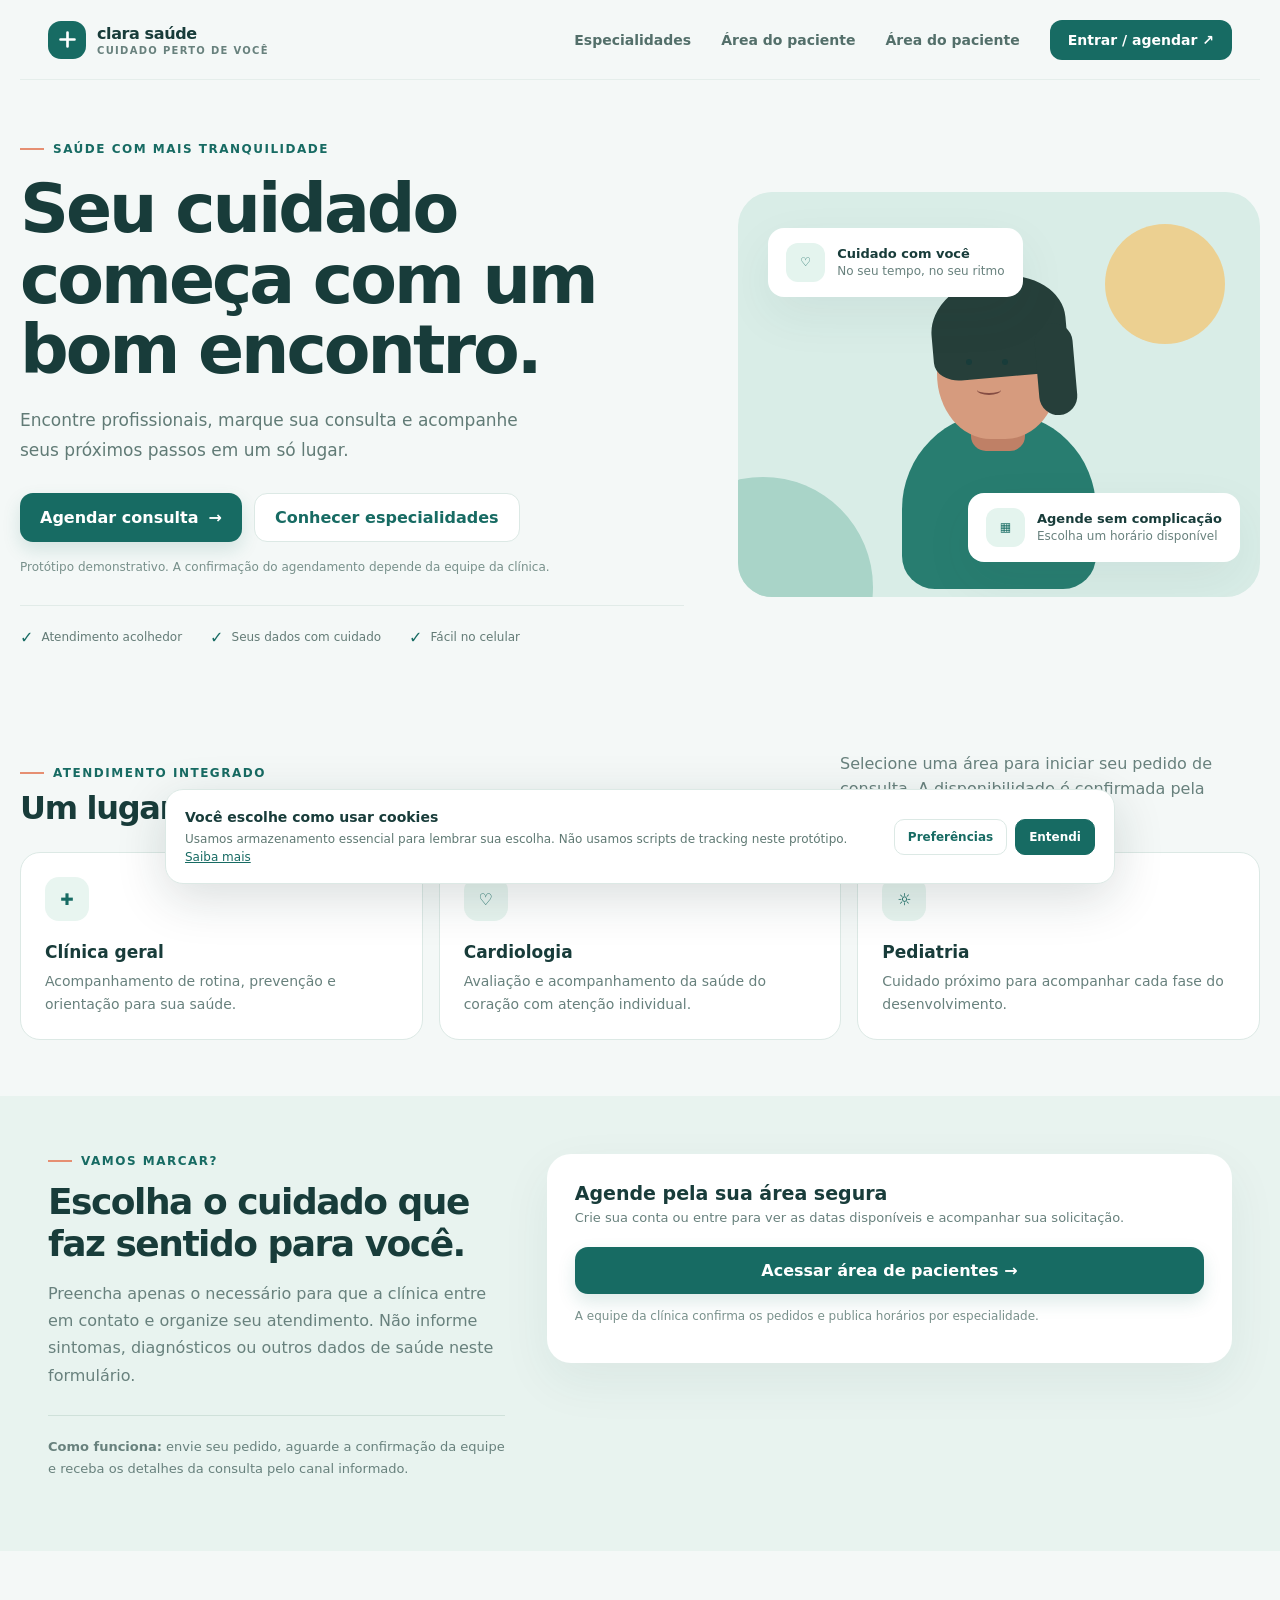
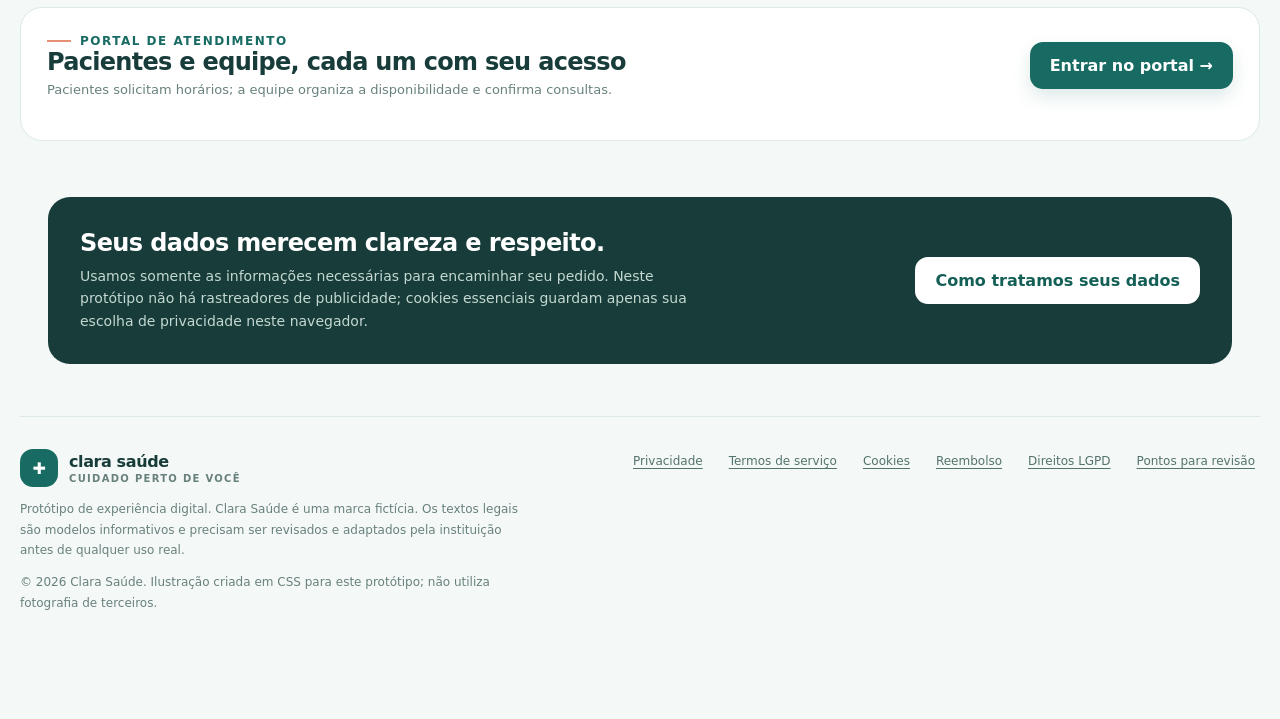
<file: index.html>
<!doctype html>
<html lang="pt-BR">
<head>
  <meta charset="utf-8">
  <meta name="viewport" content="width=device-width, initial-scale=1">
  <meta name="theme-color" content="#f4f8f7">
  <meta name="description" content="Protótipo responsivo para agendamento e gestão de consultas em clínicas e hospitais.">
  <title>Clara Saúde — cuidado que cabe na sua rotina</title>
  <link rel="stylesheet" href="styles.css">
</head>
<body>
  <!-- Link invisível até receber foco: permite pular navegação repetitiva com a tecla Tab. -->
  <a class="skip" href="#conteudo">Pular para o conteúdo principal</a>
  <!-- Cabeçalho fixo no fluxo da página; no celular a navegação é aberta pelo botão ☰. -->
  <header class="shell topbar">
    <a class="brand" href="#inicio" aria-label="Clara Saúde, início"><span class="brandmark" aria-hidden="true"><svg viewBox="0 0 24 24" fill="none"><path d="M12 4v16M4 12h16" stroke="currentColor" stroke-width="3" stroke-linecap="round"/></svg></span><span>clara saúde<small>CUIDADO PERTO DE VOCÊ</small></span></a>
    <button class="menu-btn" id="menuBtn" aria-expanded="false" aria-controls="mainNav" aria-label="Abrir menu">☰</button>
    <nav class="nav" id="mainNav" aria-label="Navegação principal"><a href="#especialidades">Especialidades</a><a href="portal.html">Área do paciente</a><a href="#consultar">Área do paciente</a><a class="nav-cta" href="portal.html">Entrar / agendar <span aria-hidden="true">↗</span></a></nav>
  </header>
  <main id="conteudo">
    <!-- Hero (primeira dobra): explica o serviço e leva às ações mais importantes. -->
    <section class="shell hero" id="inicio">
      <div><div class="eyebrow">Saúde com mais tranquilidade</div><h1>Seu cuidado começa com um bom encontro.</h1><p>Encontre profissionais, marque sua consulta e acompanhe seus próximos passos em um só lugar.</p><div class="actions"><a class="btn primary" href="portal.html">Agendar consulta <span aria-hidden="true">→</span></a><a class="btn secondary" href="#especialidades">Conhecer especialidades</a></div><p class="note">Protótipo demonstrativo. A confirmação do agendamento depende da equipe da clínica.</p><div class="trust"><span><b class="check">✓</b> Atendimento acolhedor</span><span><b class="check">✓</b> Seus dados com cuidado</span><span><b class="check">✓</b> Fácil no celular</span></div></div>
      <div class="hero-art" role="img" aria-label="Ilustração original de uma profissional de saúde sorridente, ao lado de lembretes de consulta"><div class="art-card one"><div class="art-icon" aria-hidden="true">♡</div><div><strong>Cuidado com você</strong><span>No seu tempo, no seu ritmo</span></div></div><div class="person-illustration" aria-hidden="true"><div class="body"></div><div class="neck"></div><div class="face"></div><div class="hair"></div><div class="eye"></div><div class="smile"></div></div><div class="art-card two"><div class="art-icon" aria-hidden="true">▦</div><div><strong>Agende sem complicação</strong><span>Escolha um horário disponível</span></div></div></div>
    </section>
    <!-- Cartões de exemplo; adapte nomes e descrições às especialidades reais. -->
    <section class="shell section" id="especialidades"><div class="section-head"><div><div class="eyebrow">Atendimento integrado</div><h2>Um lugar para cuidar de você</h2></div><p>Selecione uma área para iniciar seu pedido de consulta. A disponibilidade é confirmada pela equipe.</p></div><div class="services"><article class="service"><div class="service-icon" aria-hidden="true">✚</div><h3>Clínica geral</h3><p>Acompanhamento de rotina, prevenção e orientação para sua saúde.</p></article><article class="service"><div class="service-icon" aria-hidden="true">♡</div><h3>Cardiologia</h3><p>Avaliação e acompanhamento da saúde do coração com atenção individual.</p></article><article class="service"><div class="service-icon" aria-hidden="true">☼</div><h3>Pediatria</h3><p>Cuidado próximo para acompanhar cada fase do desenvolvimento.</p></article></div></section>
    <!-- Chamada para entrar na área autenticada e agendar com horários publicados. -->
    <section class="booking-wrap" id="agendar"><div class="shell booking"><div class="booking-copy"><div class="eyebrow">Vamos marcar?</div><h2>Escolha o cuidado que faz sentido para você.</h2><p>Preencha apenas o necessário para que a clínica entre em contato e organize seu atendimento. Não informe sintomas, diagnósticos ou outros dados de saúde neste formulário.</p><p class="smallline"><strong>Como funciona:</strong> envie seu pedido, aguarde a confirmação da equipe e receba os detalhes da consulta pelo canal informado.</p></div>
      <div class="form-card"><h3>Agende pela sua área segura</h3><p class="sub">Crie sua conta ou entre para ver as datas disponíveis e acompanhar sua solicitação.</p><a class="btn primary" href="portal.html">Acessar área de pacientes →</a><p class="note">A equipe da clínica confirma os pedidos e publica horários por especialidade.</p></div>
    </div></section>
    <!-- A área abaixo lista somente registros de demonstração salvos neste navegador. -->
    <section class="shell lookup" id="consultar"><div class="lookup-box"><div class="lookup-top"><div><div class="eyebrow">Portal de atendimento</div><h2>Pacientes e equipe, cada um com seu acesso</h2><p>Pacientes solicitam horários; a equipe organiza a disponibilidade e confirma consultas.</p></div><a class="btn primary" href="portal.html">Entrar no portal →</a></div></div></section>
    <section class="shell"><div class="privacy-band"><div><h2>Seus dados merecem clareza e respeito.</h2><p>Usamos somente as informações necessárias para encaminhar seu pedido. Neste protótipo não há rastreadores de publicidade; cookies essenciais guardam apenas sua escolha de privacidade neste navegador.</p></div><button class="btn" data-legal="privacy">Como tratamos seus dados</button></div></section>
  </main>
  <footer class="shell footer"><div class="footer-inner"><div><a class="brand" href="#inicio"><span class="brandmark" aria-hidden="true">✚</span><span>clara saúde<small>CUIDADO PERTO DE VOCÊ</small></span></a><p>Protótipo de experiência digital. Clara Saúde é uma marca fictícia. Os textos legais são modelos informativos e precisam ser revisados e adaptados pela instituição antes de qualquer uso real.</p><p>© 2026 Clara Saúde. Ilustração criada em CSS para este protótipo; não utiliza fotografia de terceiros.</p></div><div class="footer-links"><button data-legal="privacy">Privacidade</button><button data-legal="terms">Termos de serviço</button><button data-legal="cookies">Cookies</button><button data-legal="refund">Reembolso</button><button data-legal="lgpd">Direitos LGPD</button><button data-legal="risks">Pontos para revisão</button></div></div></footer>
  <!-- Aviso de cookies: o botão registra uma preferência local, sem carregar rastreadores. -->
  <aside class="cookie" id="cookieBanner" aria-label="Aviso de cookies"><div><strong>Você escolhe como usar cookies</strong><p>Usamos armazenamento essencial para lembrar sua escolha. Não usamos scripts de tracking neste protótipo. <a href="#" data-legal="cookies">Saiba mais</a></p></div><div class="cookie-actions"><button id="cookieSettings">Preferências</button><button class="accept" id="cookieAccept">Entendi</button></div></aside>
  <!-- Janela reutilizada para apresentar avisos e termos sem navegar para outra página. -->
  <div class="modal-backdrop" id="modalBackdrop" role="presentation"><section class="modal" role="dialog" aria-modal="true" aria-labelledby="modalTitle"><div class="modal-head"><div><div class="eyebrow">Clara Saúde</div><h2 id="modalTitle"></h2></div><button class="close" id="modalClose" aria-label="Fechar janela">×</button></div><div id="modalContent"></div></section></div><div class="toast" id="toast" role="status" aria-live="polite"></div>
  <script src="script.js" defer></script>
</body>
</html>
</file>
<file: styles.css>
/*
      GUIA DE ESTILOS
      As variáveis abaixo formam a paleta e os padrões visuais do projeto.
      Para trocar as cores do site, comece por aqui. Ex.: --teal é a cor principal.
    */
    :root{--ink:#183c3a;--muted:#68817d;--teal:#176b63;--teal2:#dff2ed;--mint:#f1f8f5;--paper:#fff;--line:#dce9e5;--coral:#e68f72;--gold:#f0c875;--shadow:0 18px 50px #1f514711;--radius:24px;font-family:Inter,ui-sans-serif,system-ui,-apple-system,"Segoe UI",sans-serif;color:var(--ink);background:#f4f8f7;font-synthesis:none;text-rendering:optimizeLegibility}
    /* Regras básicas: box-sizing facilita calcular larguras; o foco visível ajuda quem navega pelo teclado. */
    *{box-sizing:border-box}body{margin:0;min-width:320px}button,input,select,textarea{font:inherit}button,a{touch-action:manipulation}button{cursor:pointer}.skip{position:absolute;left:-9999px;top:8px;background:#fff;padding:12px;z-index:20}.skip:focus{left:8px}.shell{max-width:1240px;margin:auto;padding:0 28px}.topbar{height:80px;display:flex;align-items:center;justify-content:space-between;border-bottom:1px solid #e5eeeb}.brand{display:flex;gap:11px;align-items:center;text-decoration:none;color:var(--ink);font-weight:750;letter-spacing:-.4px}.brandmark{width:38px;height:38px;background:var(--teal);border-radius:13px;display:grid;place-items:center;color:white}.brandmark svg{width:21px}.brand small{display:block;color:var(--muted);font-size:10px;letter-spacing:1.3px;font-weight:700;margin-top:2px}.nav{display:flex;align-items:center;gap:30px}.nav a{font-size:14px;text-decoration:none;color:#536f6a;font-weight:600}.nav a:hover,.nav a:focus-visible{color:var(--teal);text-decoration:underline;text-underline-offset:5px}.nav .nav-cta{background:var(--teal);color:white;padding:12px 18px;border-radius:12px}.menu-btn{display:none;border:1px solid var(--line);background:white;border-radius:10px;padding:9px;color:var(--ink)}
    /* Hero: apresentação inicial. O desenho à direita é feito com CSS, sem imagem externa. */
    .hero{padding:62px 0 48px;display:grid;grid-template-columns:1.12fr .88fr;gap:54px;align-items:center}.eyebrow{color:var(--teal);font-size:12px;letter-spacing:1.5px;font-weight:800;text-transform:uppercase;display:flex;gap:9px;align-items:center}.eyebrow:before{content:"";width:24px;height:2px;background:var(--coral)}h1{font-size:clamp(40px,5.4vw,68px);line-height:1.04;letter-spacing:-3px;margin:18px 0 20px;max-width:650px}.hero p{font-size:17px;line-height:1.75;color:#617b76;max-width:540px;margin:0 0 27px}.actions{display:flex;gap:12px;flex-wrap:wrap}.btn{border:0;border-radius:13px;padding:14px 20px;font-weight:700;display:inline-flex;gap:10px;align-items:center;justify-content:center;text-decoration:none;transition:.2s}.btn.primary{background:var(--teal);color:#fff;box-shadow:0 8px 18px #176b6325}.btn.primary:hover{background:#115a53;transform:translateY(-1px)}.btn.secondary{background:white;color:var(--teal);border:1px solid var(--line)}.btn.secondary:hover{border-color:#88bcb3;background:#fbfefd}.btn:focus-visible,.icon-btn:focus-visible,input:focus-visible,select:focus-visible,textarea:focus-visible{outline:3px solid #e9ac65;outline-offset:3px}.note{font-size:12px!important;color:#78908b!important;margin-top:15px!important}.hero-art{height:405px;background:#d9ede7;border-radius:34px;position:relative;overflow:hidden;display:grid;place-items:center}.hero-art:before,.hero-art:after{content:"";position:absolute;border-radius:50%;background:#f2c879}.hero-art:before{width:120px;height:120px;right:35px;top:32px;opacity:.78}.hero-art:after{width:220px;height:220px;left:-85px;bottom:-100px;background:#a9d4c8}.art-card{position:absolute;background:white;padding:15px 18px;border-radius:16px;box-shadow:var(--shadow);display:flex;gap:12px;align-items:center;font-size:12px;z-index:2}.art-card strong{display:block;font-size:13px;margin-bottom:3px}.art-card span{color:var(--muted)}.art-card.one{top:36px;left:30px}.art-card.two{right:20px;bottom:35px}.art-icon{width:39px;height:39px;border-radius:12px;display:grid;place-items:center;background:#e4f4ee;color:var(--teal)}.person-illustration{width:255px;height:330px;position:relative;z-index:1;margin-top:60px}.person-illustration .body{position:absolute;width:194px;height:177px;background:#287d70;border-radius:100px 100px 34px 34px;bottom:0;left:30px}.person-illustration .neck{position:absolute;width:54px;height:62px;background:#bf8066;left:99px;top:130px;border-radius:15px}.person-illustration .face{position:absolute;width:122px;height:148px;background:#d69b7e;border-radius:48% 48% 44% 44%;left:65px;top:32px;z-index:2}.person-illustration .hair{position:absolute;width:135px;height:101px;background:#263f3a;border-radius:70% 60% 30% 25%;left:59px;top:17px;z-index:3;transform:rotate(-5deg)}.person-illustration .hair:after{content:"";position:absolute;width:38px;height:92px;background:#263f3a;right:-5px;top:52px;border-radius:30px}.person-illustration .eye{position:absolute;width:6px;height:6px;background:#183c3a;border-radius:50%;top:100px;left:94px;z-index:4;box-shadow:36px 0 #183c3a}.person-illustration .smile{position:absolute;left:105px;top:126px;width:24px;height:10px;border-bottom:2px solid #854d43;border-radius:50%;z-index:4}
    /* Blocos de conteúdo: serviços, formulário, consulta dos pedidos e rodapé. */
    .trust{display:flex;gap:28px;align-items:center;border-top:1px solid #e1ebe8;padding:22px 0 0;color:#637b76;font-size:12px}.trust span{display:flex;gap:8px;align-items:center}.check{color:var(--teal);font-weight:900;font-size:16px}.section{padding:56px 0}.section-head{display:flex;justify-content:space-between;gap:20px;align-items:end;margin-bottom:25px}.section h2{font-size:32px;letter-spacing:-1.3px;margin:9px 0 0}.section-head p{max-width:420px;color:var(--muted);line-height:1.6;margin:0}.services{display:grid;grid-template-columns:repeat(3,1fr);gap:16px}.service{background:white;border:1px solid var(--line);border-radius:20px;padding:24px}.service-icon{width:44px;height:44px;border-radius:14px;background:#e8f5f0;color:var(--teal);display:grid;place-items:center;margin-bottom:21px}.service h3{margin:0 0 8px;font-size:17px}.service p{color:var(--muted);font-size:14px;line-height:1.6;margin:0}.booking-wrap{background:#e8f3ef;padding:58px 0}.booking{display:grid;grid-template-columns:.8fr 1.2fr;gap:42px;align-items:start}.booking-copy h2{font-size:36px;letter-spacing:-1.5px;line-height:1.15;margin:13px 0}.booking-copy p{color:var(--muted);line-height:1.7}.booking-copy .smallline{font-size:13px;border-top:1px solid #cfe1da;padding-top:20px;margin-top:26px}.form-card{background:white;border-radius:24px;padding:28px;box-shadow:var(--shadow)}.form-card h3{margin:0 0 6px;font-size:19px}.form-card .sub{margin:0 0 22px;color:var(--muted);font-size:13px}.grid{display:grid;grid-template-columns:1fr 1fr;gap:14px}.field{display:flex;flex-direction:column;gap:7px;margin-bottom:14px}.field.full{grid-column:1/-1}.field label{font-size:12px;font-weight:700;color:#355d57}.field input,.field select,.field textarea,.search{width:100%;border:1px solid #d7e5e0;border-radius:11px;padding:12px 13px;background:#fcfefd;color:var(--ink);min-height:45px}.field textarea{min-height:76px;resize:vertical}.field input::placeholder{color:#94a8a3}.consent{display:flex;gap:10px;align-items:flex-start;color:#68817d;font-size:12px;line-height:1.55;margin:3px 0 17px}.consent input{margin-top:3px;accent-color:var(--teal)}.consent a{color:var(--teal)}.form-card .btn{width:100%}.success{display:none;margin-top:14px;padding:13px;border-radius:12px;background:#e6f5e9;color:#265b3a;font-size:13px;line-height:1.5}.lookup{padding:56px 0}.lookup-box{background:white;border:1px solid var(--line);border-radius:22px;padding:26px}.lookup-top{display:flex;justify-content:space-between;gap:20px;align-items:center;margin-bottom:17px}.lookup-top h2{font-size:24px;margin:0;letter-spacing:-.7px}.lookup-top p{font-size:13px;color:var(--muted);margin:6px 0 0}.lookup-tools{display:flex;gap:8px;max-width:400px;width:100%}.lookup-tools .search{flex:1}.records{display:grid;gap:9px}.record{display:flex;justify-content:space-between;align-items:center;gap:16px;padding:14px 16px;border:1px solid #e7efec;border-radius:14px}.record strong{display:block;font-size:14px}.record small{color:var(--muted);display:block;margin-top:5px}.badge{font-size:11px;font-weight:700;padding:7px 10px;border-radius:20px;background:#e5f5ee;color:#287568;white-space:nowrap}.empty{color:var(--muted);text-align:center;padding:22px;font-size:13px}.privacy-band{background:#183c3a;color:white;padding:32px;border-radius:22px;display:flex;justify-content:space-between;align-items:center;gap:24px}.privacy-band h2{font-size:24px;margin:0 0 8px;letter-spacing:-.6px}.privacy-band p{color:#c3d8d1;margin:0;font-size:14px;line-height:1.6;max-width:640px}.privacy-band .btn{background:#fff;color:#145f56;white-space:nowrap}.footer{padding:32px 0 94px;border-top:1px solid var(--line);margin-top:52px}.footer-inner{display:flex;justify-content:space-between;gap:24px;align-items:start}.footer p{font-size:12px;color:var(--muted);line-height:1.7;max-width:500px}.footer-links{display:flex;gap:16px;flex-wrap:wrap;justify-content:flex-end}.footer-links button{border:0;background:none;color:#54736c;font-size:12px;text-decoration:underline;text-underline-offset:3px;padding:5px}.cookie{position:fixed;bottom:16px;left:50%;transform:translateX(-50%);width:min(950px,calc(100% - 28px));background:#fff;border:1px solid var(--line);border-radius:18px;box-shadow:0 14px 50px #102c2a28;padding:17px 19px;display:flex;align-items:center;justify-content:space-between;gap:20px;z-index:8}.cookie p{font-size:12px;line-height:1.5;color:#5f7973;margin:4px 0 0}.cookie strong{font-size:14px}.cookie a{color:var(--teal)}.cookie-actions{display:flex;gap:8px;flex-shrink:0}.cookie-actions button{border-radius:10px;padding:10px 13px;font-size:12px;font-weight:700;border:1px solid var(--line);background:white;color:var(--teal)}.cookie-actions .accept{background:var(--teal);color:white;border-color:var(--teal)}.modal-backdrop{display:none;position:fixed;inset:0;background:#102c2ab3;z-index:12;padding:18px;align-items:center;justify-content:center}.modal-backdrop.open{display:flex}.modal{width:min(620px,100%);max-height:min(80vh,750px);overflow:auto;background:#fff;border-radius:22px;padding:27px;box-shadow:0 22px 70px #102c2a55}.modal-head{display:flex;justify-content:space-between;align-items:start;gap:20px}.modal h2{margin:0 0 12px;font-size:24px}.modal h3{font-size:15px;margin:21px 0 6px}.modal p,.modal li{font-size:13px;line-height:1.7;color:#5e7771}.modal ul{padding-left:19px}.close{width:36px;height:36px;border:1px solid var(--line);background:white;border-radius:11px;font-size:20px;color:var(--ink)}.cookie-choice{display:flex;justify-content:space-between;align-items:center;padding:13px 0;border-bottom:1px solid #e9f0ed;font-size:13px}.cookie-choice small{display:block;color:var(--muted);margin-top:4px}.cookie-choice input{accent-color:var(--teal);width:18px;height:18px}.toast{position:fixed;top:16px;left:50%;transform:translateX(-50%);background:#183c3a;color:white;padding:12px 18px;border-radius:12px;z-index:20;font-size:13px;box-shadow:var(--shadow);display:none}.toast.show{display:block}
    /*
      RESPONSIVIDADE
      Os media queries ajustam grade, espaçamentos e menu conforme a largura da tela.
      800px atende tablets; 580px atende celulares menores.
    */
    @media(max-width:800px){.shell{padding:0 20px}.nav{gap:16px}.hero{grid-template-columns:1fr;gap:35px;padding-top:46px}.hero-art{height:360px}.booking{grid-template-columns:1fr;gap:24px}.booking-copy h2{max-width:500px}.services{grid-template-columns:1fr 1fr}.trust{flex-wrap:wrap;gap:12px 22px}}
    /* Em telas estreitas, o menu vira botão, cartões empilham e campos ficam em uma coluna. */
    @media(max-width:580px){.shell{padding:0 17px}.topbar{height:68px}.brandmark{width:35px;height:35px}.menu-btn{display:block}.nav{display:none;position:absolute;top:67px;left:0;right:0;background:#fff;border-bottom:1px solid var(--line);padding:17px 20px;z-index:6;flex-direction:column;align-items:stretch;gap:8px}.nav.open{display:flex}.nav a{padding:10px 8px}.nav .nav-cta{text-align:center}.hero{padding:38px 0}.hero h1{letter-spacing:-2px;font-size:43px}.hero p{font-size:15px}.hero-art{height:310px;border-radius:25px}.person-illustration{transform:scale(.82);margin-top:50px}.art-card{padding:11px 12px}.art-card.one{top:20px;left:12px}.art-card.two{bottom:18px;right:10px}.section{padding:40px 0}.section-head{display:block}.section-head p{margin-top:12px}.section h2{font-size:28px}.services{grid-template-columns:1fr}.service{padding:20px}.booking-wrap{padding:42px 0}.booking-copy h2{font-size:31px}.form-card{padding:21px 17px}.grid{grid-template-columns:1fr;gap:0}.field.full{grid-column:auto}.lookup{padding:40px 0}.lookup-box{padding:18px 14px}.lookup-top{display:block}.lookup-tools{margin-top:15px;max-width:none}.record{align-items:flex-start}.record .badge{font-size:10px}.privacy-band{padding:24px 20px;display:block}.privacy-band .btn{margin-top:18px}.footer-inner{display:block}.footer-links{justify-content:flex-start;margin-top:18px}.cookie{display:block;bottom:8px;padding:15px}.cookie-actions{margin-top:12px}.cookie-actions button{flex:1}.trust{font-size:11px}.modal{padding:22px 18px}}
    /* Respeita a configuração do sistema operacional para reduzir animações. */
    @media(prefers-reduced-motion:reduce){*,*::before,*::after{scroll-behavior:auto!important;transition:none!important}}
</file>
